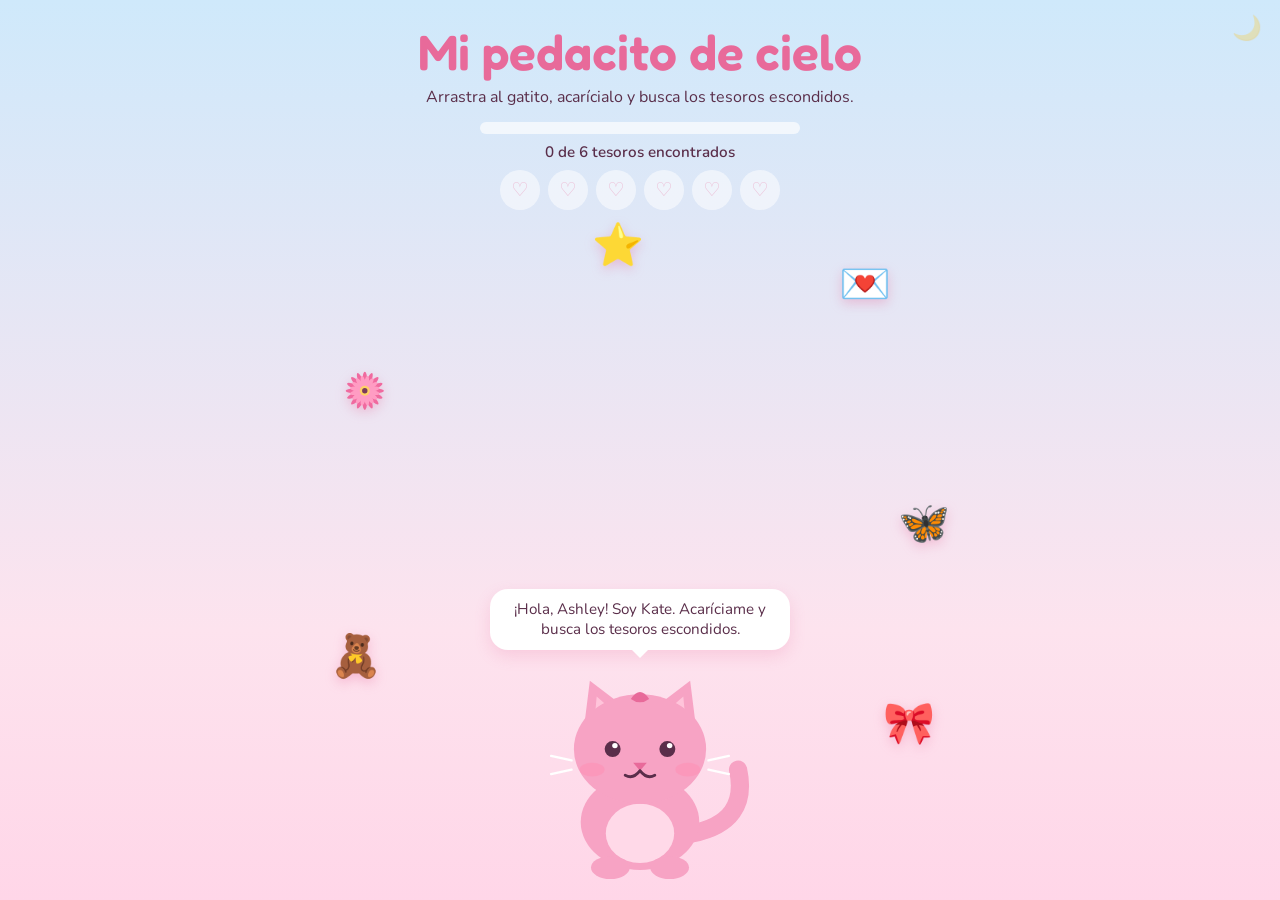
<file: index.html>
<!DOCTYPE html>
<html lang="es">
<head>
<meta charset="utf-8">
<meta name="viewport" content="width=device-width, initial-scale=1">
<title>Para Ashley</title>
<link rel="preconnect" href="https://fonts.googleapis.com">
<link rel="preconnect" href="https://fonts.gstatic.com" crossorigin>
<link href="https://fonts.googleapis.com/css2?family=Fredoka:wght@400;600&family=Nunito:wght@400;600&display=swap" rel="stylesheet">
<link rel="stylesheet" href="css/styles.css">
</head>
<body>
<canvas id="fx"></canvas>
<div class="cloud" style="top:12%;animation-delay:-10s" aria-hidden="true"></div>
<div class="cloud" style="top:38%;animation-delay:-40s;scale:.7" aria-hidden="true"></div>

<button id="secret" class="secret" aria-label="Algo brilla escondido en el cielo">🌙</button>

<main id="scene">
  <header>
    <h1>Mi pedacito de cielo</h1>
    <p id="hint">Arrastra al gatito, acarícialo y busca los tesoros escondidos.</p>
    <div id="progress" aria-live="polite">
      <div id="bar"><i id="fill"></i></div>
      <span id="count"></span>
      <div id="tray"></div>
    </div>
  </header>

  <div id="field">
    <div id="catWrap">
      <div id="bubble" role="status"></div>
      <button id="cat" aria-label="Acariciar al gato rosado">
        <svg viewBox="0 0 200 200" aria-hidden="true">
          <path class="tail" d="M146 160 Q196 150 186 104" fill="none" stroke="#f7a3c4" stroke-width="16" stroke-linecap="round"/>
          <ellipse cx="100" cy="150" rx="52" ry="42" fill="#f7a3c4"/>
          <ellipse cx="100" cy="160" rx="30" ry="26" fill="#ffd9e8"/>
          <ellipse cx="74" cy="190" rx="17" ry="10" fill="#f7a3c4"/>
          <ellipse cx="126" cy="190" rx="17" ry="10" fill="#f7a3c4"/>
          <path d="M50 74 L56 26 L90 52 Z" fill="#f7a3c4"/>
          <path d="M150 74 L144 26 L110 52 Z" fill="#f7a3c4"/>
          <path d="M60 62 L62 40 L78 54 Z" fill="#ffc4da"/>
          <path d="M140 62 L138 40 L122 54 Z" fill="#ffc4da"/>
          <ellipse cx="100" cy="86" rx="58" ry="48" fill="#f7a3c4"/>
          <g class="eyes" fill="#5a2e4a">
            <circle cx="76" cy="86" r="7"/><circle cx="124" cy="86" r="7"/>
            <circle cx="78" cy="83" r="2.4" fill="#fff"/><circle cx="126" cy="83" r="2.4" fill="#fff"/>
          </g>
          <ellipse cx="58" cy="104" rx="11" ry="6" fill="#ff8fb5" opacity=".55"/>
          <ellipse cx="142" cy="104" rx="11" ry="6" fill="#ff8fb5" opacity=".55"/>
          <path d="M94 98 h12 l-6 7z" fill="#e86a9a"/>
          <path d="M100 105 q-6 8 -13 4 M100 105 q6 8 13 4" fill="none" stroke="#5a2e4a" stroke-width="2.5" stroke-linecap="round"/>
          <path d="M40 96 l-18 -4 M40 104 l-18 4 M160 96 l18 -4 M160 104 l18 4" stroke="#fff" stroke-width="2" stroke-linecap="round"/>
          <path d="M92 42 q8 -12 16 0 q-8 6 -16 0z" fill="#e86a9a"/>
        </svg>
      </button>
    </div>
  </div>
</main>

<div id="modal" class="overlay" hidden>
  <div class="card" role="dialog" aria-modal="true" aria-labelledby="mTitle">
    <div class="big" id="mIcon"></div>
    <h2 id="mTitle"></h2>
    <p id="mText"></p>
    <a class="btn" id="mLink" hidden>Abrir</a>
    <button class="btn" id="close">Guardar en mi colección</button>
  </div>
</div>

<div id="finale" class="overlay" hidden>
  <div class="card final" role="dialog" aria-modal="true" aria-labelledby="fTitle">
    <svg id="cake" viewBox="0 0 220 230" aria-hidden="true">
      <ellipse cx="110" cy="208" rx="95" ry="14" fill="#e9c6d8"/>
      <rect x="25" y="140" width="170" height="64" rx="16" fill="#ffd1e3"/>
      <path d="M25 140 H195 V156 q-14 20 -28 0 t-28 0 t-28 0 t-28 0 t-28 0 t-28 0 Z" fill="#fff"/>
      <rect x="55" y="95" width="110" height="52" rx="14" fill="#f9b8d2"/>
      <path d="M55 95 H165 V111 q-13.5 20 -27 0 t-27 0 t-27 0 t-27 0 Z" fill="#fff"/>
      <rect x="80" y="62" width="9" height="34" rx="3" fill="#bfe3f5"/>
      <rect x="106" y="62" width="9" height="34" rx="3" fill="#fff1a8"/>
      <rect x="132" y="62" width="9" height="34" rx="3" fill="#d9c2f0"/>
      <ellipse class="flame" cx="84.500" cy="52" rx="5" ry="9" fill="#ffcf5a"/>
      <ellipse class="flame" cx="110.500" cy="52" rx="5" ry="9" fill="#ffcf5a" style="animation-delay:.2s"/>
      <ellipse class="flame" cx="136.500" cy="52" rx="5" ry="9" fill="#ffcf5a" style="animation-delay:.4s"/>
      <text x="110" y="186" text-anchor="middle" font-size="24" fill="#e86a9a">♥ ♥ ♥</text>
    </svg>
    <h2 id="fTitle"></h2>
    <p id="fText"></p>
    <p id="wish" hidden><strong>Pide un deseo, mi pedacito de cielo.</strong></p>
    <button class="btn" id="blow">Soplar las velitas</button>
    <button class="link" id="again">Volver a empezar</button>
  </div>
</div>

<script src="js/data.js"></script>
<script src="js/validation.js"></script>
<script src="js/storage.js"></script>
<script src="js/services.js"></script>
<script src="js/ui.js"></script>
<script src="js/app.js"></script>
</body>
</html>
</file>
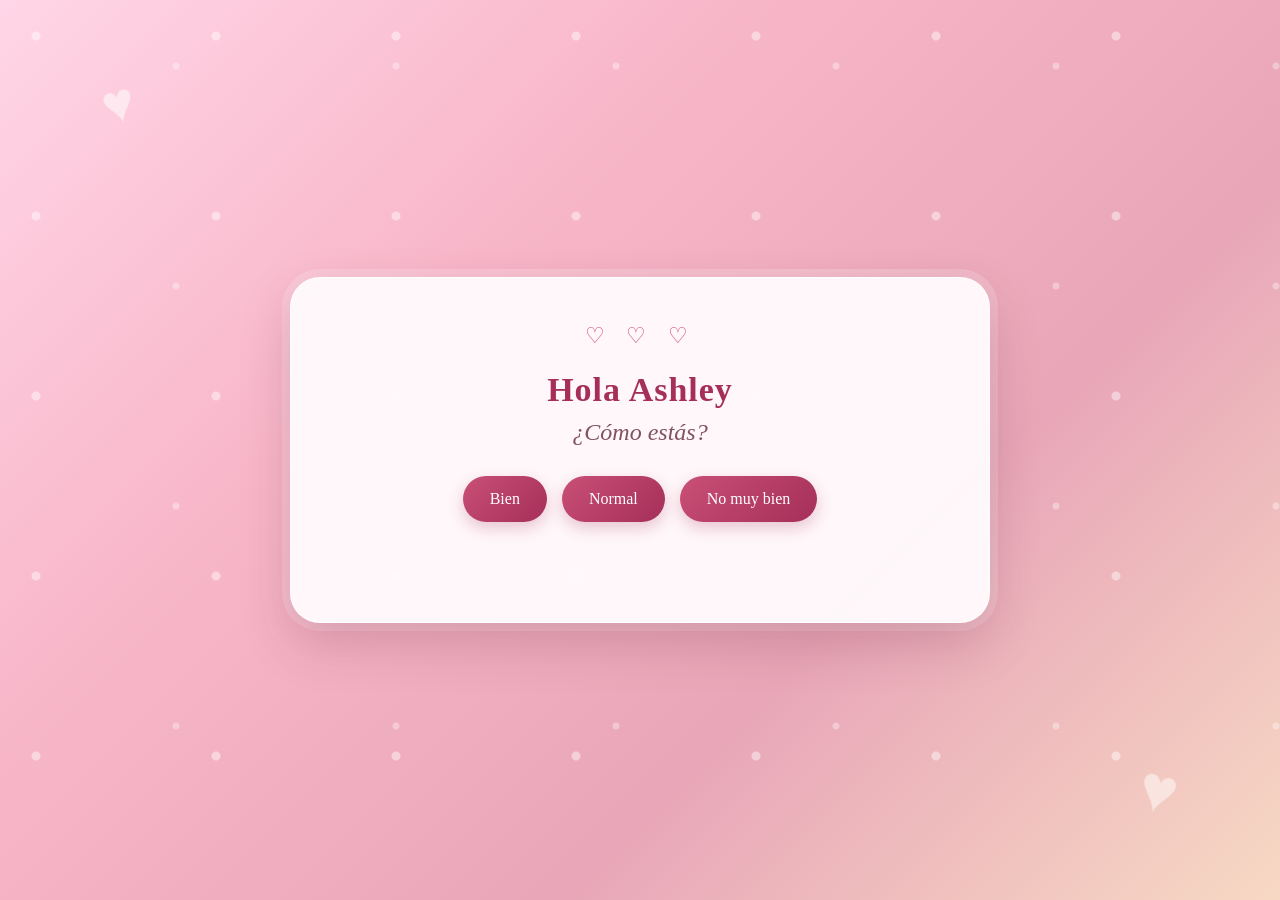
<file: 100-cosas.HTML>
<!DOCTYPE html>
<html lang="es">
<head>
    <meta charset="UTF-8">
    <meta name="viewport" content="width=device-width, initial-scale=1.0">
    <title>Para Ashley</title>

    <style>
        * {
    box-sizing: border-box;
}

body {
    margin: 0;
    min-height: 100vh;
    font-family: "Georgia", serif;
    background:
        radial-gradient(circle at 20% 20%, rgba(255,255,255,0.45) 0 4px, transparent 5px),
        radial-gradient(circle at 80% 30%, rgba(255,255,255,0.35) 0 3px, transparent 4px),
        linear-gradient(135deg, #ffd6e7, #f8b6c9, #e8a6b8, #f7d9c4);
    background-size: 180px 180px, 220px 220px, 100% 100%;
    display: flex;
    justify-content: center;
    align-items: center;
    color: #4a2633;
    padding: 25px;
}

/* Decoración romántica */
body::before {
    content: "♥";
    position: fixed;
    top: 8%;
    left: 8%;
    font-size: 55px;
    color: rgba(255, 255, 255, 0.55);
    transform: rotate(-15deg);
    pointer-events: none;
}

body::after {
    content: "♥";
    position: fixed;
    bottom: 8%;
    right: 8%;
    font-size: 65px;
    color: rgba(255, 255, 255, 0.5);
    transform: rotate(15deg);
    pointer-events: none;
}

.contenedor {
    width: 90%;
    max-width: 700px;
    background: rgba(255, 250, 252, 0.96);
    border: 1px solid rgba(255, 255, 255, 0.9);
    border-radius: 30px;
    padding: 45px;
    text-align: center;
    box-shadow:
        0 20px 50px rgba(110, 35, 60, 0.22),
        0 0 0 8px rgba(255, 255, 255, 0.18);
    position: relative;
    overflow: hidden;
}

/* Línea decorativa superior */
.contenedor::before {
    content: "♡  ♡  ♡";
    display: block;
    color: #c94f76;
    font-size: 22px;
    letter-spacing: 8px;
    margin-bottom: 10px;
}

h1 {
    color: #a52f59;
    margin-bottom: 10px;
    font-family: "Georgia", serif;
    font-size: 34px;
    font-weight: bold;
    letter-spacing: 1px;
}

h2 {
    color: #805263;
    font-weight: normal;
    font-style: italic;
    margin-top: 5px;
}

p {
    font-size: 18px;
    line-height: 1.6;
}

/* Botones */
.botones {
    display: flex;
    justify-content: center;
    gap: 15px;
    flex-wrap: wrap;
    margin-top: 30px;
}

button {
    border: none;
    padding: 14px 27px;
    border-radius: 30px;
    font-family: Georgia, serif;
    font-size: 16px;
    cursor: pointer;
    background: linear-gradient(135deg, #c94f76, #a52f59);
    color: white;
    transition: all 0.3s ease;
    box-shadow: 0 6px 15px rgba(165, 47, 89, 0.25);
}

button:hover {
    transform: translateY(-3px) scale(1.04);
    background: linear-gradient(135deg, #d95d84, #8f244b);
    box-shadow: 0 9px 20px rgba(165, 47, 89, 0.35);
}

button:active {
    transform: scale(0.97);
}

/* Mensaje inicial */
#mensaje {
    margin-top: 25px;
    font-size: 19px;
    min-height: 30px;
    color: #713b4d;
    font-style: italic;
    line-height: 1.6;
}

#continuar {
    display: none;
    margin: 25px auto 0;
}

/* Juego */
#juego {
    display: none;
}

.numero {
    color: #b33c65;
    font-size: 18px;
    font-weight: bold;
    margin-bottom: 15px;
    letter-spacing: 1px;
}

/* Frase */
.cosa {
    min-height: 150px;
    display: flex;
    justify-content: center;
    align-items: center;
    font-size: 25px;
    font-weight: bold;
    color: #542c3b;
    padding: 25px;
    line-height: 1.5;
    font-style: italic;
    position: relative;
}

.cosa::before {
    content: "“";
    color: #d47796;
    font-size: 65px;
    position: absolute;
    top: -5px;
    left: 5px;
    opacity: 0.5;
}

.cosa::after {
    content: "”";
    color: #d47796;
    font-size: 65px;
    position: absolute;
    bottom: -30px;
    right: 5px;
    opacity: 0.5;
}

/* Historial */
.historial {
    margin-top: 30px;
    text-align: left;
    max-height: 220px;
    overflow-y: auto;
    border-top: 1px solid #e8bdca;
    padding-top: 15px;
}

.historial h3 {
    text-align: center;
    color: #a52f59;
    font-size: 18px;
}

.historial ol {
    padding-left: 25px;
}

.historial li {
    margin-bottom: 8px;
    color: #69404e;
}

.historial li::marker {
    color: #c94f76;
    font-weight: bold;
}

#siguiente {
    margin-top: 20px;
}

/* Final */
#final {
    display: none;
    font-size: 22px;
    color: #a52f59;
    font-weight: bold;
    line-height: 1.6;
    font-style: italic;
}

/* Barra de desplazamiento romántica */
.historial::-webkit-scrollbar {
    width: 7px;
}

.historial::-webkit-scrollbar-track {
    background: #f9e5eb;
    border-radius: 10px;
}

.historial::-webkit-scrollbar-thumb {
    background: #d47796;
    border-radius: 10px;
}

.historial::-webkit-scrollbar-thumb:hover {
    background: #a52f59;
}

/* Adaptación para celular */
@media (max-width: 600px) {

    body {
        padding: 15px;
    }

    .contenedor {
        width: 100%;
        padding: 30px 20px;
        border-radius: 25px;
    }

    h1 {
        font-size: 27px;
    }

    h2 {
        font-size: 20px;
    }

    .cosa {
        font-size: 21px;
        min-height: 140px;
        padding: 20px;
    }

    button {
        padding: 13px 22px;
        font-size: 15px;
    }
}
    </style>
</head>

<body>

<div class="contenedor">

    <!-- INICIO -->
    <div id="inicio">

        <h1>Hola Ashley</h1>

        <h2>¿Cómo estás?</h2>

        <div class="botones">
            <button onclick="responder('bien')">Bien</button>
            <button onclick="responder('normal')">Normal</button>
            <button onclick="responder('mal')">No muy bien</button>
        </div>

        <div id="mensaje"></div>

        <button id="continuar" onclick="iniciarJuego()">
            Tengo algo para ti
        </button>

    </div>


    <!-- JUEGO -->
    <div id="juego">

        <h1>100 cosas que me gustan de ti</h1>

        <div class="numero" id="numero">
            0 / 100
        </div>

        <div class="cosa" id="cosa">
            Presiona el botón para comenzar
        </div>

        <button id="siguiente" onclick="mostrarSiguiente()">
            Siguiente
        </button>

        <div class="historial">

            <h3>Historial de este intento</h3>

            <ol id="listaHistorial"></ol>

        </div>

        <div id="final">
            Ya llegamos a las 100.
            <br><br>
            Y aun así, siento que me faltan muchas más.
        </div>

    </div>

</div>


<script>

    /*
    ==========================================================
    LAS 100 COSAS
    Puedes cambiar estas frases por las que tú quieras.
    ==========================================================
    */

    const cosas = [

        "Me gusta tu forma de ser.",
        "Me gusta tu sonrisa.",
        "Me gusta cómo hablas.",
        "Me gusta tu sentido del humor.",
        "Me gusta cómo haces que todo sea más divertido.",
        "Me gusta la manera en que ves las cosas.",
        "Me gusta cómo te preocupas por las personas que quieres.",
        "Me gusta tu forma de pensar.",
        "Me gusta cuando te emocionas por algo.",
        "Me gusta escuchar tus historias.",
        "Me gusta cuando me cuentas cómo estuvo tu día.",
        "Me gusta tu manera de expresarte.",
        "Me gusta cómo puedes hacerme sonreír.",
        "Me gusta tu personalidad.",
        "Me gusta tu forma de mirar.",
        "Me gusta cuando estás feliz.",
        "Me gusta tu manera de reír.",
        "Me gusta cuando haces bromas.",
        "Me gusta cómo haces especiales los momentos simples.",
        "Me gusta pasar tiempo contigo.",
        "Me gusta hablar contigo.",
        "Me gusta cuando tenemos conversaciones largas.",
        "Me gusta aprender cosas sobre ti.",
        "Me gusta descubrir nuevas cosas de ti.",
        "Me gusta cómo eres cuando tienes confianza.",
        "Me gusta tu sinceridad.",
        "Me gusta que seas tú misma.",
        "Me gusta tu forma de reaccionar a las cosas.",
        "Me gusta tu manera de demostrar cariño.",
        "Me gusta cuando te preocupas por mí.",
        "Me gusta que me escuches.",
        "Me gusta poder contarte cosas.",
        "Me gusta sentir que puedo hablar contigo.",
        "Me gusta tu paciencia.",
        "Me gusta tu forma de ver el lado bueno de las cosas.",
        "Me gusta cómo haces que una conversación nunca sea aburrida.",
        "Me gusta tu espontaneidad.",
        "Me gusta tu forma de sorprenderme.",
        "Me gusta cuando te ríes de mis tonterías.",
        "Me gusta cuando compartimos cosas.",
        "Me gusta conocer tus gustos.",
        "Me gusta escuchar la música que te gusta.",
        "Me gusta cuando me recomiendas algo.",
        "Me gusta cuando algo te emociona y quieres contármelo.",
        "Me gusta tu entusiasmo.",
        "Me gusta tu manera de afrontar los problemas.",
        "Me gusta tu fortaleza.",
        "Me gusta que tengas tus propias ideas.",
        "Me gusta tu creatividad.",
        "Me gusta tu forma de imaginar las cosas.",
        "Me gusta cómo haces que los días sean diferentes.",
        "Me gusta recordar momentos contigo.",
        "Me gusta crear nuevos recuerdos contigo.",
        "Me gusta cuando hablamos de cualquier cosa.",
        "Me gusta cuando terminamos riéndonos de algo.",
        "Me gusta tu manera de hacerme sentir acompañado.",
        "Me gusta que seas importante para mí.",
        "Me gusta saber que puedo contar contigo.",
        "Me gusta cuando me preguntas cómo estoy.",
        "Me gusta cuando notas pequeños detalles.",
        "Me gusta tu forma de demostrar que te importan las personas.",
        "Me gusta tu manera de querer.",
        "Me gusta cuando estás orgullosa de algo que lograste.",
        "Me gusta verte cumplir tus metas.",
        "Me gusta apoyarte en lo que haces.",
        "Me gusta escuchar tus planes.",
        "Me gusta saber cuáles son tus sueños.",
        "Me gusta imaginar todas las cosas que todavía podemos vivir.",
        "Me gusta cuando compartimos nuestros pensamientos.",
        "Me gusta tu forma de hacer sentir especial a alguien.",
        "Me gusta que tengas cosas que te hacen única.",
        "Me gusta tu manera de ser diferente.",
        "Me gusta cuando haces algo inesperado.",
        "Me gusta tu forma de alegrar un momento.",
        "Me gusta cuando simplemente hablamos sin preocuparnos por el tiempo.",
        "Me gusta cuando una conversación contigo se alarga muchísimo.",
        "Me gusta cuando tenemos nuestras propias bromas.",
        "Me gusta recordar nuestras conversaciones.",
        "Me gusta cuando me haces pensar.",
        "Me gusta que siempre haya algo nuevo que conocer de ti.",
        "Me gusta tu forma de expresar tus sentimientos.",
        "Me gusta cuando eres completamente tú.",
        "Me gusta tu confianza.",
        "Me gusta tu manera de afrontar un día difícil.",
        "Me gusta cuando intentas ayudar a alguien.",
        "Me gusta tu empatía.",
        "Me gusta que tengas personas importantes para ti.",
        "Me gusta escuchar las cosas que te apasionan.",
        "Me gusta cuando hablas de algo que realmente te gusta.",
        "Me gusta ver cómo cambia tu expresión cuando estás emocionada.",
        "Me gusta tu manera de celebrar las pequeñas cosas.",
        "Me gusta que puedas convertir un momento normal en uno especial.",
        "Me gusta todo lo que he aprendido de ti.",
        "Me gusta todo lo que todavía me falta conocer de ti.",
        "Me gusta la confianza que hemos construido.",
        "Me gusta cada recuerdo que hemos creado.",
        "Me gusta cada conversación que hemos tenido.",
        "Me gusta tenerte en mi vida.",
        "Me gusta simplemente saber que existes.",
        "Y sobre todo, me gusta que seas Ashley."
    ];


    /*
    ==========================================================
    VARIABLES DEL JUEGO
    ==========================================================
    */

    let disponibles = [];
    let historial = [];


    /*
    ==========================================================
    RESPUESTAS DE LOS 3 BOTONES
    ==========================================================
    */

    function responder(opcion) {

        const mensaje = document.getElementById("mensaje");
        const continuar = document.getElementById("continuar");

        if (opcion === "bien") {

            mensaje.innerHTML =
                "Me alegra mucho saber que estás bien. Espero poder hacer que tu día sea todavía un poquito mejor.";

        }

        else if (opcion === "normal") {

            mensaje.innerHTML =
                "Entonces espero que esto consiga convertir ese día normal en uno un poquito más bonito.";

        }

        else {

            mensaje.innerHTML =
                "Siento que no estés teniendo un día muy bueno. No puedo arreglarlo todo, pero al menos quiero intentar sacarte una pequeña sonrisa.";

        }

        continuar.style.display = "block";
    }


    /*
    ==========================================================
    INICIAR JUEGO
    ==========================================================
    */

    function iniciarJuego() {

        document.getElementById("inicio").style.display = "none";
        document.getElementById("juego").style.display = "block";

        // Copiamos las 100 frases
        disponibles = [...cosas];

        // Reiniciamos historial
        historial = [];

        document.getElementById("listaHistorial").innerHTML = "";

        mostrarSiguiente();
    }


    /*
    ==========================================================
    MOSTRAR FRASE ALEATORIA
    ==========================================================
    */

    function mostrarSiguiente() {

        if (disponibles.length === 0) {

            document.getElementById("siguiente").style.display = "none";
            document.getElementById("cosa").style.display = "none";
            document.getElementById("final").style.display = "block";

            return;
        }


        // Elegir una posición aleatoria
        const posicion =
            Math.floor(Math.random() * disponibles.length);


        // Sacar la frase del grupo disponible
        const frase =
            disponibles.splice(posicion, 1)[0];


        // Guardarla en el historial
        historial.push(frase);


        // Mostrar frase
        document.getElementById("cosa").innerHTML =
            frase;


        // Mostrar contador
        document.getElementById("numero").innerHTML =
            historial.length + " / 100";


        // Agregar al historial
        const elemento =
            document.createElement("li");

        elemento.textContent = frase;

        document.getElementById("listaHistorial")
            .appendChild(elemento);


        // Llevar el historial automáticamente al final
        const historialDiv =
            document.querySelector(".historial");

        historialDiv.scrollTop =
            historialDiv.scrollHeight;
    }

</script>

</body>
</html>
</file>
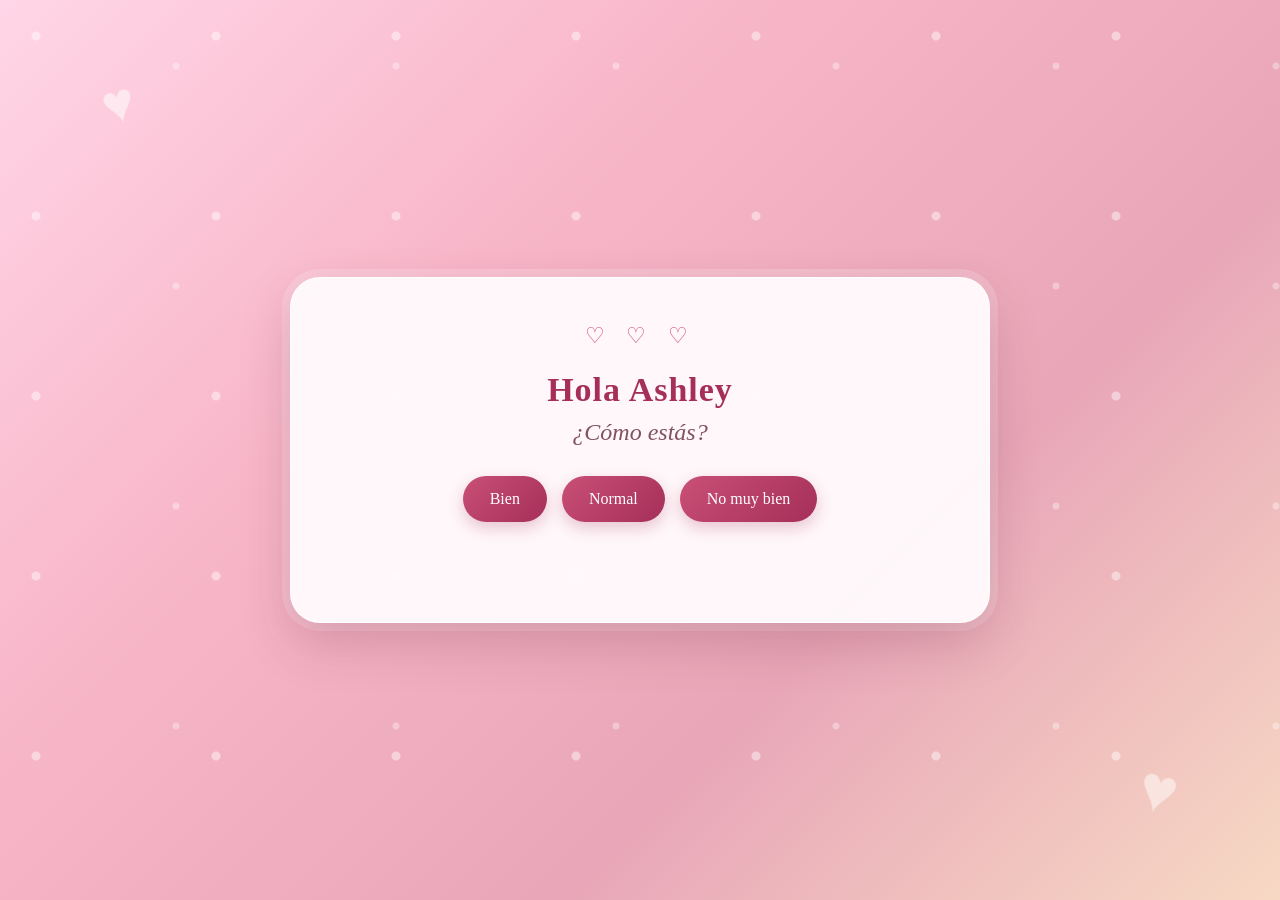
<file: css/100-cosas.HTML>
<!DOCTYPE html>
<html lang="es">
<head>
    <meta charset="UTF-8">
    <meta name="viewport" content="width=device-width, initial-scale=1.0">
    <title>Para Ashley</title>

    <style>
        * {
    box-sizing: border-box;
}

body {
    margin: 0;
    min-height: 100vh;
    font-family: "Georgia", serif;
    background:
        radial-gradient(circle at 20% 20%, rgba(255,255,255,0.45) 0 4px, transparent 5px),
        radial-gradient(circle at 80% 30%, rgba(255,255,255,0.35) 0 3px, transparent 4px),
        linear-gradient(135deg, #ffd6e7, #f8b6c9, #e8a6b8, #f7d9c4);
    background-size: 180px 180px, 220px 220px, 100% 100%;
    display: flex;
    justify-content: center;
    align-items: center;
    color: #4a2633;
    padding: 25px;
}

/* Decoración romántica */
body::before {
    content: "♥";
    position: fixed;
    top: 8%;
    left: 8%;
    font-size: 55px;
    color: rgba(255, 255, 255, 0.55);
    transform: rotate(-15deg);
    pointer-events: none;
}

body::after {
    content: "♥";
    position: fixed;
    bottom: 8%;
    right: 8%;
    font-size: 65px;
    color: rgba(255, 255, 255, 0.5);
    transform: rotate(15deg);
    pointer-events: none;
}

.contenedor {
    width: 90%;
    max-width: 700px;
    background: rgba(255, 250, 252, 0.96);
    border: 1px solid rgba(255, 255, 255, 0.9);
    border-radius: 30px;
    padding: 45px;
    text-align: center;
    box-shadow:
        0 20px 50px rgba(110, 35, 60, 0.22),
        0 0 0 8px rgba(255, 255, 255, 0.18);
    position: relative;
    overflow: hidden;
}

/* Línea decorativa superior */
.contenedor::before {
    content: "♡  ♡  ♡";
    display: block;
    color: #c94f76;
    font-size: 22px;
    letter-spacing: 8px;
    margin-bottom: 10px;
}

h1 {
    color: #a52f59;
    margin-bottom: 10px;
    font-family: "Georgia", serif;
    font-size: 34px;
    font-weight: bold;
    letter-spacing: 1px;
}

h2 {
    color: #805263;
    font-weight: normal;
    font-style: italic;
    margin-top: 5px;
}

p {
    font-size: 18px;
    line-height: 1.6;
}

/* Botones */
.botones {
    display: flex;
    justify-content: center;
    gap: 15px;
    flex-wrap: wrap;
    margin-top: 30px;
}

button {
    border: none;
    padding: 14px 27px;
    border-radius: 30px;
    font-family: Georgia, serif;
    font-size: 16px;
    cursor: pointer;
    background: linear-gradient(135deg, #c94f76, #a52f59);
    color: white;
    transition: all 0.3s ease;
    box-shadow: 0 6px 15px rgba(165, 47, 89, 0.25);
}

button:hover {
    transform: translateY(-3px) scale(1.04);
    background: linear-gradient(135deg, #d95d84, #8f244b);
    box-shadow: 0 9px 20px rgba(165, 47, 89, 0.35);
}

button:active {
    transform: scale(0.97);
}

/* Mensaje inicial */
#mensaje {
    margin-top: 25px;
    font-size: 19px;
    min-height: 30px;
    color: #713b4d;
    font-style: italic;
    line-height: 1.6;
}

#continuar {
    display: none;
    margin: 25px auto 0;
}

/* Juego */
#juego {
    display: none;
}

.numero {
    color: #b33c65;
    font-size: 18px;
    font-weight: bold;
    margin-bottom: 15px;
    letter-spacing: 1px;
}

/* Frase */
.cosa {
    min-height: 150px;
    display: flex;
    justify-content: center;
    align-items: center;
    font-size: 25px;
    font-weight: bold;
    color: #542c3b;
    padding: 25px;
    line-height: 1.5;
    font-style: italic;
    position: relative;
}

.cosa::before {
    content: "“";
    color: #d47796;
    font-size: 65px;
    position: absolute;
    top: -5px;
    left: 5px;
    opacity: 0.5;
}

.cosa::after {
    content: "”";
    color: #d47796;
    font-size: 65px;
    position: absolute;
    bottom: -30px;
    right: 5px;
    opacity: 0.5;
}

/* Historial */
.historial {
    margin-top: 30px;
    text-align: left;
    max-height: 220px;
    overflow-y: auto;
    border-top: 1px solid #e8bdca;
    padding-top: 15px;
}

.historial h3 {
    text-align: center;
    color: #a52f59;
    font-size: 18px;
}

.historial ol {
    padding-left: 25px;
}

.historial li {
    margin-bottom: 8px;
    color: #69404e;
}

.historial li::marker {
    color: #c94f76;
    font-weight: bold;
}

#siguiente {
    margin-top: 20px;
}

/* Final */
#final {
    display: none;
    font-size: 22px;
    color: #a52f59;
    font-weight: bold;
    line-height: 1.6;
    font-style: italic;
}

/* Barra de desplazamiento romántica */
.historial::-webkit-scrollbar {
    width: 7px;
}

.historial::-webkit-scrollbar-track {
    background: #f9e5eb;
    border-radius: 10px;
}

.historial::-webkit-scrollbar-thumb {
    background: #d47796;
    border-radius: 10px;
}

.historial::-webkit-scrollbar-thumb:hover {
    background: #a52f59;
}

/* Adaptación para celular */
@media (max-width: 600px) {

    body {
        padding: 15px;
    }

    .contenedor {
        width: 100%;
        padding: 30px 20px;
        border-radius: 25px;
    }

    h1 {
        font-size: 27px;
    }

    h2 {
        font-size: 20px;
    }

    .cosa {
        font-size: 21px;
        min-height: 140px;
        padding: 20px;
    }

    button {
        padding: 13px 22px;
        font-size: 15px;
    }
}
    </style>
</head>

<body>

<div class="contenedor">

    <!-- INICIO -->
    <div id="inicio">

        <h1>Hola Ashley</h1>

        <h2>¿Cómo estás?</h2>

        <div class="botones">
            <button onclick="responder('bien')">Bien</button>
            <button onclick="responder('normal')">Normal</button>
            <button onclick="responder('mal')">No muy bien</button>
        </div>

        <div id="mensaje"></div>

        <button id="continuar" onclick="iniciarJuego()">
            Tengo algo para ti
        </button>

    </div>


    <!-- JUEGO -->
    <div id="juego">

        <h1>100 cosas que me gustan de ti</h1>

        <div class="numero" id="numero">
            0 / 100
        </div>

        <div class="cosa" id="cosa">
            Presiona el botón para comenzar
        </div>

        <button id="siguiente" onclick="mostrarSiguiente()">
            Siguiente
        </button>

        <div class="historial">

            <h3>Historial de este intento</h3>

            <ol id="listaHistorial"></ol>

        </div>

        <div id="final">
            Ya llegamos a las 100.
            <br><br>
            Y aun así, siento que me faltan muchas más.
        </div>

    </div>

</div>


<script>

    /*
    ==========================================================
    LAS 100 COSAS
    Puedes cambiar estas frases por las que tú quieras.
    ==========================================================
    */

    const cosas = [

        "Me gusta tu forma de ser.",
        "Me gusta tu sonrisa.",
        "Me gusta cómo hablas.",
        "Me gusta tu sentido del humor.",
        "Me gusta cómo haces que todo sea más divertido.",
        "Me gusta la manera en que ves las cosas.",
        "Me gusta cómo te preocupas por las personas que quieres.",
        "Me gusta tu forma de pensar.",
        "Me gusta cuando te emocionas por algo.",
        "Me gusta escuchar tus historias.",
        "Me gusta cuando me cuentas cómo estuvo tu día.",
        "Me gusta tu manera de expresarte.",
        "Me gusta cómo puedes hacerme sonreír.",
        "Me gusta tu personalidad.",
        "Me gusta tu forma de mirar.",
        "Me gusta cuando estás feliz.",
        "Me gusta tu manera de reír.",
        "Me gusta cuando haces bromas.",
        "Me gusta cómo haces especiales los momentos simples.",
        "Me gusta pasar tiempo contigo.",
        "Me gusta hablar contigo.",
        "Me gusta cuando tenemos conversaciones largas.",
        "Me gusta aprender cosas sobre ti.",
        "Me gusta descubrir nuevas cosas de ti.",
        "Me gusta cómo eres cuando tienes confianza.",
        "Me gusta tu sinceridad.",
        "Me gusta que seas tú misma.",
        "Me gusta tu forma de reaccionar a las cosas.",
        "Me gusta tu manera de demostrar cariño.",
        "Me gusta cuando te preocupas por mí.",
        "Me gusta que me escuches.",
        "Me gusta poder contarte cosas.",
        "Me gusta sentir que puedo hablar contigo.",
        "Me gusta tu paciencia.",
        "Me gusta tu forma de ver el lado bueno de las cosas.",
        "Me gusta cómo haces que una conversación nunca sea aburrida.",
        "Me gusta tu espontaneidad.",
        "Me gusta tu forma de sorprenderme.",
        "Me gusta cuando te ríes de mis tonterías.",
        "Me gusta cuando compartimos cosas.",
        "Me gusta conocer tus gustos.",
        "Me gusta escuchar la música que te gusta.",
        "Me gusta cuando me recomiendas algo.",
        "Me gusta cuando algo te emociona y quieres contármelo.",
        "Me gusta tu entusiasmo.",
        "Me gusta tu manera de afrontar los problemas.",
        "Me gusta tu fortaleza.",
        "Me gusta que tengas tus propias ideas.",
        "Me gusta tu creatividad.",
        "Me gusta tu forma de imaginar las cosas.",
        "Me gusta cómo haces que los días sean diferentes.",
        "Me gusta recordar momentos contigo.",
        "Me gusta crear nuevos recuerdos contigo.",
        "Me gusta cuando hablamos de cualquier cosa.",
        "Me gusta cuando terminamos riéndonos de algo.",
        "Me gusta tu manera de hacerme sentir acompañado.",
        "Me gusta que seas importante para mí.",
        "Me gusta saber que puedo contar contigo.",
        "Me gusta cuando me preguntas cómo estoy.",
        "Me gusta cuando notas pequeños detalles.",
        "Me gusta tu forma de demostrar que te importan las personas.",
        "Me gusta tu manera de querer.",
        "Me gusta cuando estás orgullosa de algo que lograste.",
        "Me gusta verte cumplir tus metas.",
        "Me gusta apoyarte en lo que haces.",
        "Me gusta escuchar tus planes.",
        "Me gusta saber cuáles son tus sueños.",
        "Me gusta imaginar todas las cosas que todavía podemos vivir.",
        "Me gusta cuando compartimos nuestros pensamientos.",
        "Me gusta tu forma de hacer sentir especial a alguien.",
        "Me gusta que tengas cosas que te hacen única.",
        "Me gusta tu manera de ser diferente.",
        "Me gusta cuando haces algo inesperado.",
        "Me gusta tu forma de alegrar un momento.",
        "Me gusta cuando simplemente hablamos sin preocuparnos por el tiempo.",
        "Me gusta cuando una conversación contigo se alarga muchísimo.",
        "Me gusta cuando tenemos nuestras propias bromas.",
        "Me gusta recordar nuestras conversaciones.",
        "Me gusta cuando me haces pensar.",
        "Me gusta que siempre haya algo nuevo que conocer de ti.",
        "Me gusta tu forma de expresar tus sentimientos.",
        "Me gusta cuando eres completamente tú.",
        "Me gusta tu confianza.",
        "Me gusta tu manera de afrontar un día difícil.",
        "Me gusta cuando intentas ayudar a alguien.",
        "Me gusta tu empatía.",
        "Me gusta que tengas personas importantes para ti.",
        "Me gusta escuchar las cosas que te apasionan.",
        "Me gusta cuando hablas de algo que realmente te gusta.",
        "Me gusta ver cómo cambia tu expresión cuando estás emocionada.",
        "Me gusta tu manera de celebrar las pequeñas cosas.",
        "Me gusta que puedas convertir un momento normal en uno especial.",
        "Me gusta todo lo que he aprendido de ti.",
        "Me gusta todo lo que todavía me falta conocer de ti.",
        "Me gusta la confianza que hemos construido.",
        "Me gusta cada recuerdo que hemos creado.",
        "Me gusta cada conversación que hemos tenido.",
        "Me gusta tenerte en mi vida.",
        "Me gusta simplemente saber que existes.",
        "Y sobre todo, me gusta que seas Ashley."
    ];


    /*
    ==========================================================
    VARIABLES DEL JUEGO
    ==========================================================
    */

    let disponibles = [];
    let historial = [];


    /*
    ==========================================================
    RESPUESTAS DE LOS 3 BOTONES
    ==========================================================
    */

    function responder(opcion) {

        const mensaje = document.getElementById("mensaje");
        const continuar = document.getElementById("continuar");

        if (opcion === "bien") {

            mensaje.innerHTML =
                "Me alegra mucho saber que estás bien. Espero poder hacer que tu día sea todavía un poquito mejor.";

        }

        else if (opcion === "normal") {

            mensaje.innerHTML =
                "Entonces espero que esto consiga convertir ese día normal en uno un poquito más bonito.";

        }

        else {

            mensaje.innerHTML =
                "Siento que no estés teniendo un día muy bueno. No puedo arreglarlo todo, pero al menos quiero intentar sacarte una pequeña sonrisa.";

        }

        continuar.style.display = "block";
    }


    /*
    ==========================================================
    INICIAR JUEGO
    ==========================================================
    */

    function iniciarJuego() {

        document.getElementById("inicio").style.display = "none";
        document.getElementById("juego").style.display = "block";

        // Copiamos las 100 frases
        disponibles = [...cosas];

        // Reiniciamos historial
        historial = [];

        document.getElementById("listaHistorial").innerHTML = "";

        mostrarSiguiente();
    }


    /*
    ==========================================================
    MOSTRAR FRASE ALEATORIA
    ==========================================================
    */

    function mostrarSiguiente() {

        if (disponibles.length === 0) {

            document.getElementById("siguiente").style.display = "none";
            document.getElementById("cosa").style.display = "none";
            document.getElementById("final").style.display = "block";

            return;
        }


        // Elegir una posición aleatoria
        const posicion =
            Math.floor(Math.random() * disponibles.length);


        // Sacar la frase del grupo disponible
        const frase =
            disponibles.splice(posicion, 1)[0];


        // Guardarla en el historial
        historial.push(frase);


        // Mostrar frase
        document.getElementById("cosa").innerHTML =
            frase;


        // Mostrar contador
        document.getElementById("numero").innerHTML =
            historial.length + " / 100";


        // Agregar al historial
        const elemento =
            document.createElement("li");

        elemento.textContent = frase;

        document.getElementById("listaHistorial")
            .appendChild(elemento);


        // Llevar el historial automáticamente al final
        const historialDiv =
            document.querySelector(".historial");

        historialDiv.scrollTop =
            historialDiv.scrollHeight;
    }

</script>

</body>
</html>
</file>
<file: css/styles.css>
:root{--sky:#cfe9fb;--blush:#fde3ee;--pink:#f7a3c4;--rose:#e86a9a;--cream:#fff7fa;--plum:#5a2e4a}
*{box-sizing:border-box;margin:0}
body{font-family:Nunito,system-ui,sans-serif;color:var(--plum);min-height:100svh;overflow-x:hidden;
  background:linear-gradient(180deg,var(--sky),var(--blush) 70%,#ffd6e8) fixed}
[hidden]{display:none!important}
#fx{position:fixed;inset:0;pointer-events:none;z-index:50}

.cloud{position:fixed;left:-160px;width:120px;height:38px;background:#fff;border-radius:99px;opacity:.75;
  animation:drift 70s linear infinite;z-index:0}
.cloud::before{content:"";position:absolute;left:22px;top:-18px;width:56px;height:44px;background:#fff;border-radius:50%}
@keyframes drift{to{transform:translateX(calc(100vw + 320px))}}

#scene{position:relative;z-index:1;max-width:760px;margin:0 auto;padding:22px 16px 20px;min-height:100svh;display:flex;flex-direction:column}
header{text-align:center}
h1,h2,.btn{font-family:Fredoka,Nunito,sans-serif}
h1{font-weight:600;font-size:clamp(2rem,8vw,3.1rem);color:var(--rose)}
#hint{margin:4px 0 14px}
#progress{display:flex;flex-direction:column;align-items:center;gap:8px}
#bar{width:min(320px,80%);height:12px;border-radius:99px;background:#ffffffaa;overflow:hidden}
#fill{display:block;height:100%;width:0;border-radius:99px;background:linear-gradient(90deg,var(--pink),var(--rose));transition:width .6s}
#count{font-weight:600;font-size:.95rem}
#tray{display:flex;gap:8px;flex-wrap:wrap;justify-content:center}
#tray span{width:40px;height:40px;display:grid;place-items:center;border-radius:50%;background:#ffffff88;color:#e86a9a66;font-size:1.2rem}
#tray span.on{background:#fff;font-size:1.4rem;box-shadow:0 3px 8px #e86a9a33}

#field{position:relative;flex:1;min-height:430px;margin-top:6px}
#catWrap{position:absolute;left:50%;bottom:0;width:min(240px,50vw);transform:translateX(-50%)}
#cat{display:block;width:100%;background:none;border:0;cursor:grab;touch-action:none;user-select:none;-webkit-user-select:none;-webkit-tap-highlight-color:transparent}
#catWrap.dragging #cat{cursor:grabbing}
#catWrap.dragging #cat svg{transform:scale(1.07) rotate(-4deg);transition:transform .15s}
.item svg,.big svg{display:block}
#cat svg{display:block;width:100%;overflow:visible}
#cat.hop svg{animation:hop .6s}
@keyframes hop{30%{transform:translateY(-22px) scale(1.04,.96)}60%{transform:translateY(0) scale(.97,1.03)}}
.tail{transform-origin:146px 160px;animation:wag 3s ease-in-out infinite}
@keyframes wag{50%{transform:rotate(9deg)}}
.eyes{transform-box:fill-box;transform-origin:center;animation:blink 5s infinite}
@keyframes blink{0%,94%,100%{transform:scaleY(1)}97%{transform:scaleY(.1)}}

#bubble{position:absolute;bottom:100%;left:50%;width:max-content;max-width:min(300px,86vw);transform:translate(-50%,8px);
  background:#fff;border-radius:18px;padding:10px 14px;font-size:.95rem;line-height:1.35;text-align:center;
  box-shadow:0 6px 16px #e86a9a33;opacity:0;pointer-events:none;transition:.3s}
#bubble.on{opacity:1;transform:translate(-50%,0)}
#bubble::after{content:"";position:absolute;left:50%;top:100%;margin-left:-8px;border:8px solid transparent;border-top-color:#fff}

.item{position:absolute;margin:-.6em 0 0 -.6em;padding:6px;background:none;border:0;cursor:pointer;line-height:1;
  font-size:clamp(1.9rem,7vw,2.6rem);filter:drop-shadow(0 4px 6px #e86a9a55);animation:float 4s ease-in-out infinite;transition:scale .2s}
.item:hover,.item:focus-visible{scale:1.25}
@keyframes float{50%{transform:translateY(-8px)}}
:is(.item,#cat,.btn,.link):focus-visible{outline:3px solid var(--rose);outline-offset:3px;border-radius:12px}

.overlay{position:fixed;inset:0;z-index:20;display:flex;padding:20px;overflow-y:auto;background:#5a2e4a77;backdrop-filter:blur(3px)}
.card{margin:auto;width:100%;max-width:430px;background:var(--cream);border-radius:28px;padding:28px 24px;text-align:center;
  box-shadow:0 20px 50px #5a2e4a44;animation:pop .4s cubic-bezier(.3,1.5,.5,1)}
@keyframes pop{from{transform:scale(.7);opacity:0}}
.big{font-size:3.4rem}
.card h2{color:var(--rose);margin:6px 0 10px;font-weight:600}
.card p{line-height:1.6;font-size:1.05rem;max-width:34ch;margin:0 auto 18px}
.btn{background:var(--rose);color:#fff;border:0;border-radius:99px;padding:12px 26px;font-size:1.05rem;cursor:pointer}
.link{display:block;margin:14px auto 0;background:none;border:0;color:var(--plum);opacity:.7;text-decoration:underline;cursor:pointer;font:inherit}

a.btn{display:inline-block;text-decoration:none}
.secret{position:fixed;top:10px;right:12px;z-index:2;padding:6px;background:none;border:0;font-size:1.5rem;line-height:1;
  opacity:.3;cursor:pointer;animation:twinkle 4s ease-in-out infinite;transition:scale .3s}
.secret:hover,.secret:focus-visible{animation:none;opacity:1;scale:1.3}
@keyframes twinkle{50%{opacity:.65}}
.final{max-width:480px}
.final h2{font-size:clamp(1.8rem,7vw,2.4rem);animation:fade 1s .9s both}
.final p,.final .btn{animation:fade 1s 1.6s both}
@keyframes fade{from{opacity:0;transform:translateY(10px)}}
#cake{width:min(230px,60%);animation:rise 1.4s cubic-bezier(.3,1.4,.5,1) both}
@keyframes rise{from{transform:translateY(70px) scale(.5);opacity:0}}
.flame{transform-box:fill-box;transform-origin:bottom;animation:flick .5s ease-in-out infinite alternate}
@keyframes flick{to{transform:scale(.8,1.15) rotate(6deg)}}
#cake.out .flame{display:none}

@media (max-width:520px){#field{min-height:470px}}
@media (prefers-reduced-motion:reduce){*{animation-duration:.01s!important;animation-iteration-count:1!important;transition:none!important}}
</file>
